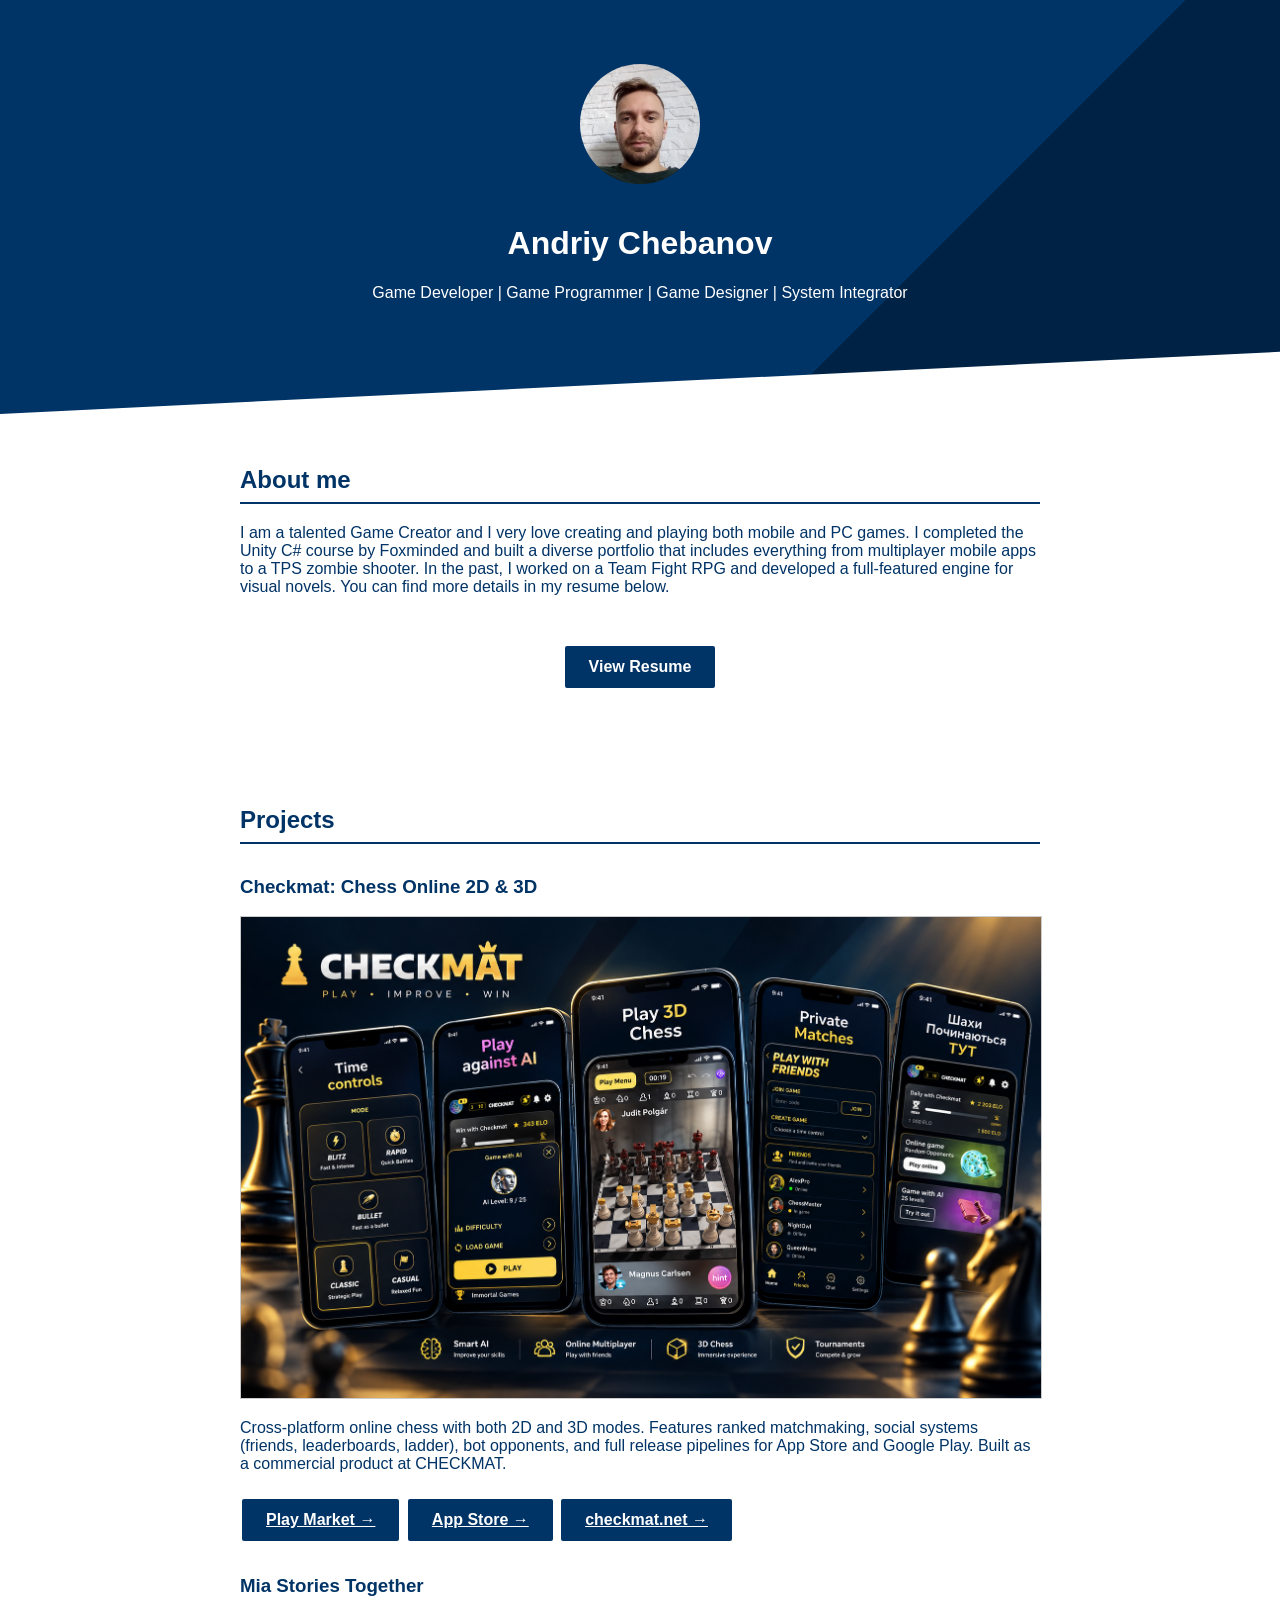
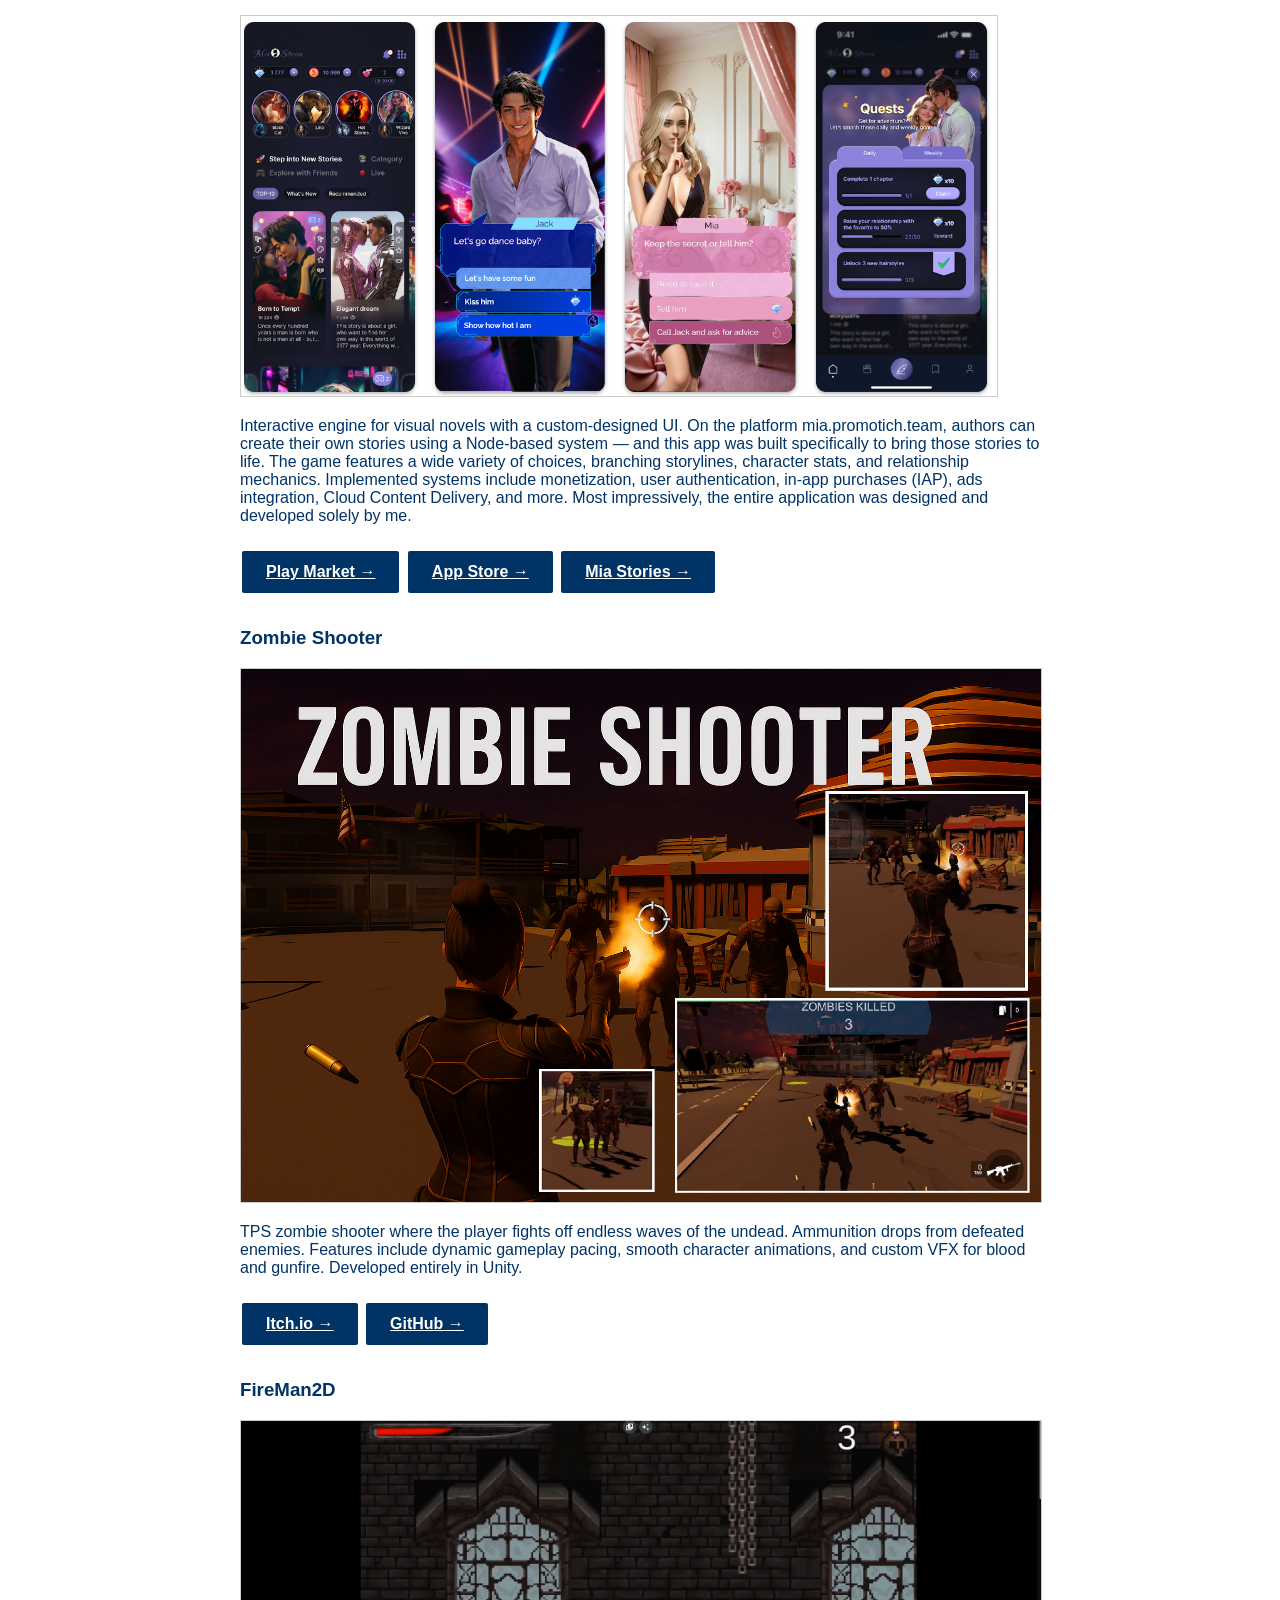
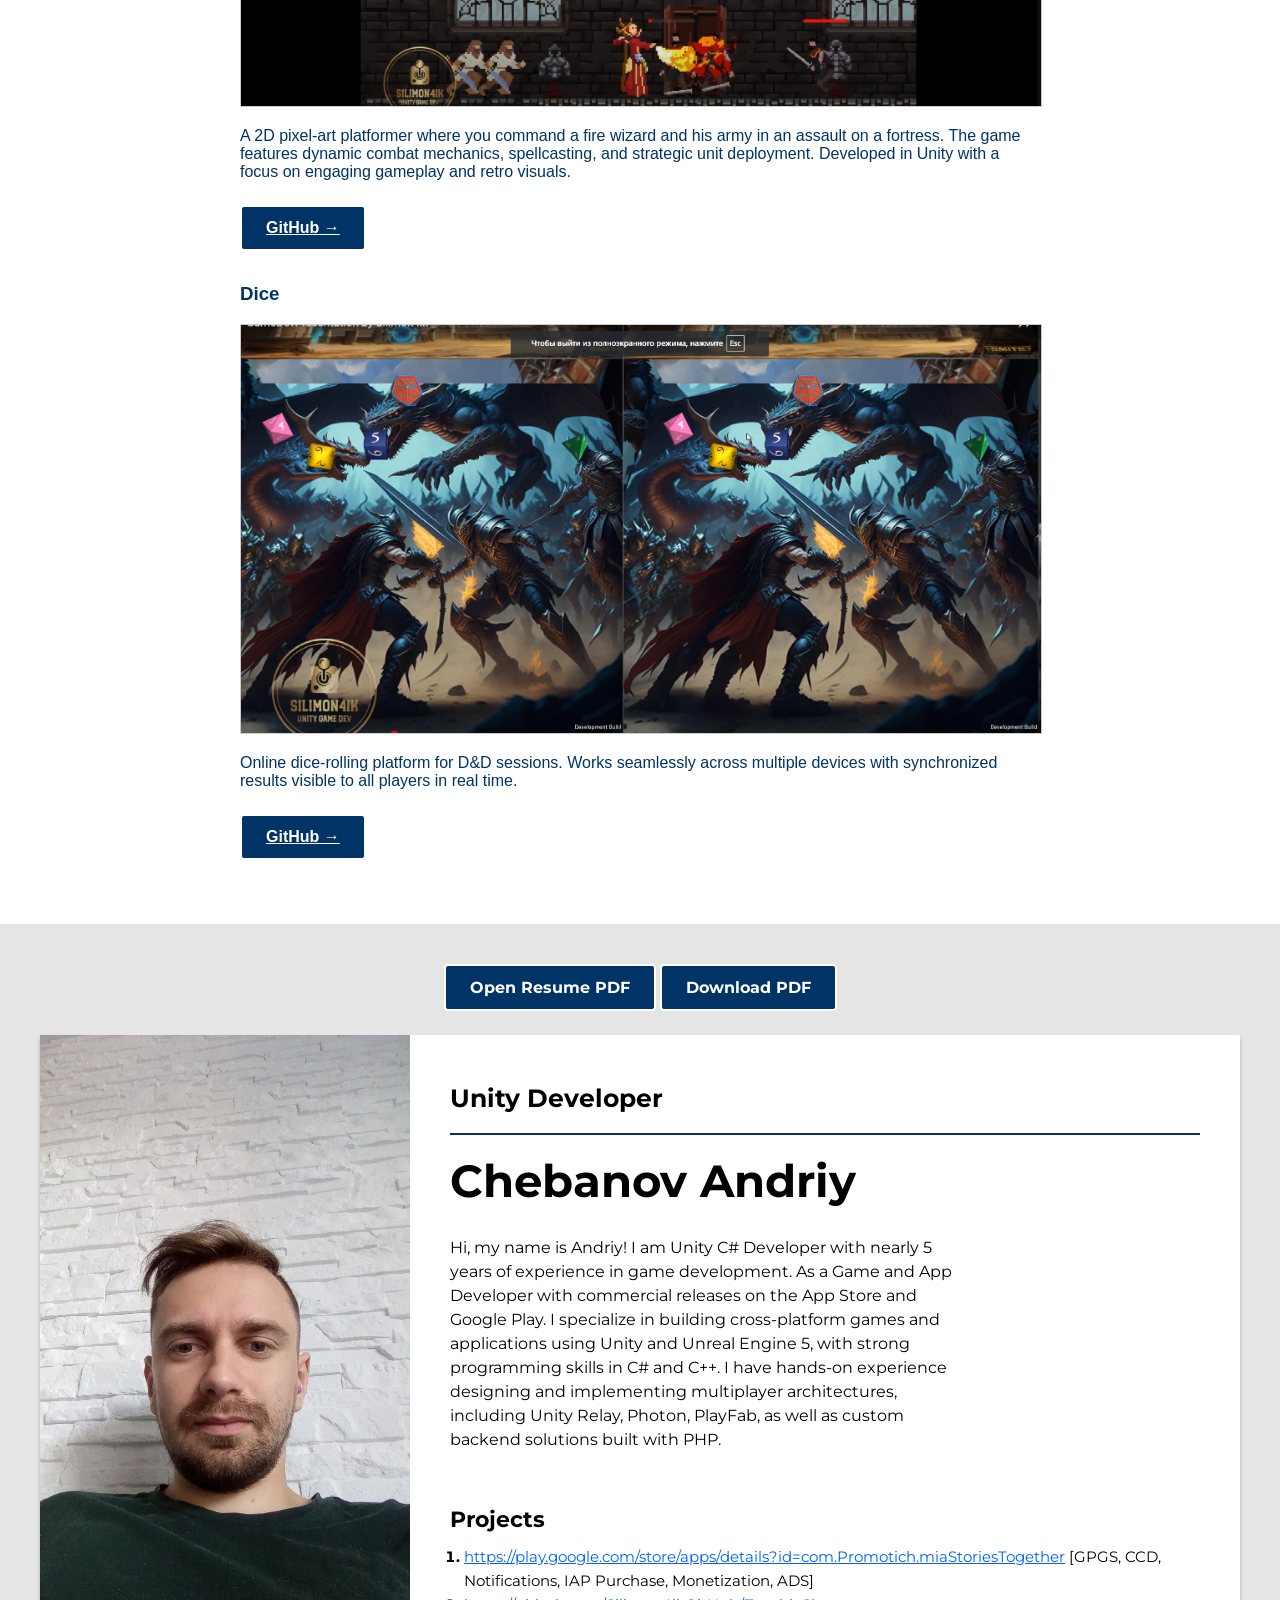
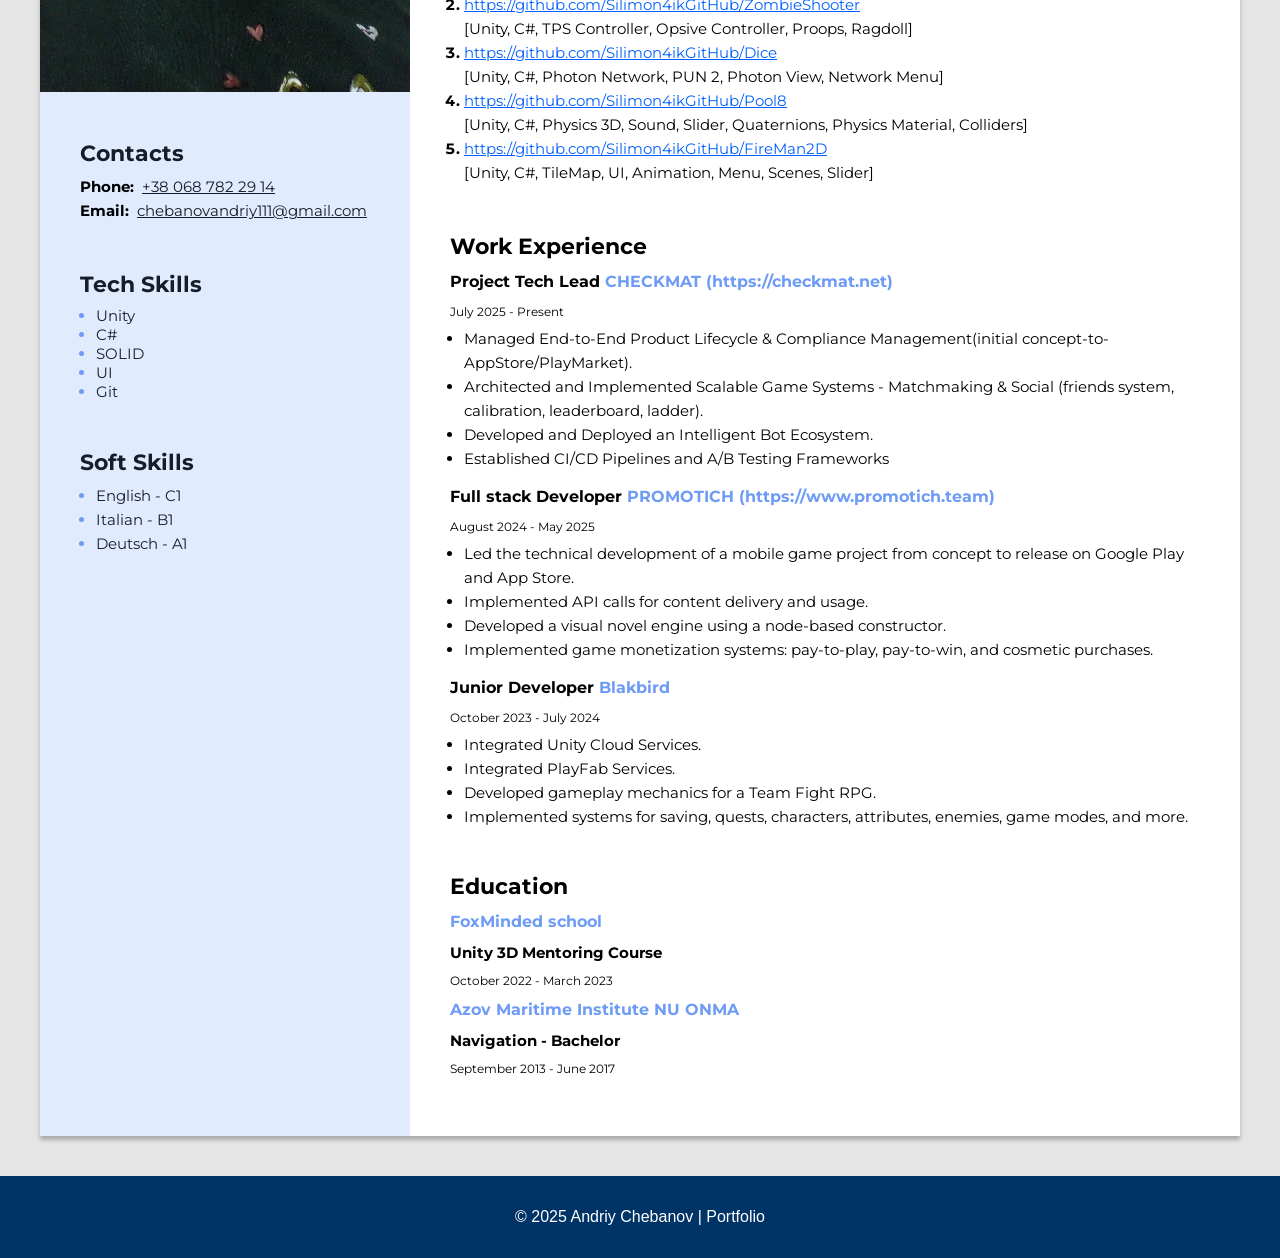
<file: index.html>
<!DOCTYPE html>
<html lang="en">
<head>
  <meta charset="UTF-8" />
  <meta name="viewport" content="width=device-width, initial-scale=1.0" />
  <title>Andriy Chebanov | Game Developer Portfolio</title>
  <meta name="description" content="Official portfolio of Andriy Chebanov — Unity C# game developer. Game projects, work experience, and resume." />
  <meta name="author" content="Andriy Chebanov" />
  <meta name="robots" content="index, follow, max-snippet:-1, max-image-preview:large" />
  <meta name="googlebot" content="index, follow" />
  <link rel="canonical" href="https://leaning.ch/" />
  <link rel="icon" type="image/png" href="./favicon.png" />
  <link rel="apple-touch-icon" href="./favicon.png" />

  <meta property="og:type" content="website" />
  <meta property="og:url" content="https://leaning.ch/" />
  <meta property="og:title" content="Andriy Chebanov | Game Developer Portfolio" />
  <meta property="og:description" content="Unity C# game developer portfolio — projects, experience, and resume." />
  <meta property="og:locale" content="en_US" />
  <meta property="og:site_name" content="Andriy Chebanov Portfolio" />

  <meta name="twitter:card" content="summary" />
  <meta name="twitter:title" content="Andriy Chebanov | Game Developer Portfolio" />
  <meta name="twitter:description" content="Unity C# game developer portfolio — projects, experience, and resume." />

  <script type="application/ld+json">
  {
    "@context": "https://schema.org",
    "@type": "Person",
    "name": "Andriy Chebanov",
    "url": "https://leaning.ch/",
    "jobTitle": "Unity Game Developer",
    "description": "Unity C# game developer portfolio with commercial App Store and Google Play releases.",
    "email": "chebanovandriy111@gmail.com",
    "sameAs": [
      "https://github.com/Silimon4ikGitHub",
      "https://silimon4ik.itch.io"
    ]
  }
  </script>

  <link rel="preconnect" href="https://fonts.googleapis.com" />
  <link rel="preconnect" href="https://fonts.gstatic.com" crossorigin />
  <link href="https://fonts.googleapis.com/css2?family=Montserrat:wght@400;700&display=swap" rel="stylesheet" />
  <link rel="stylesheet" href="./resume/css/Style.css" />

  <style>
    body {
      margin: 0;
      font-family: Arial, sans-serif;
      background: #fff;
      color: #003366;
    }
    header {
      background: linear-gradient(135deg, #003366 70%, #002244 70%);
      color: white;
      padding: 4rem 2rem 6rem;
      text-align: center;
      position: relative;
      clip-path: polygon(0 0, 100% 0, 100% 85%, 0 100%);
    }
    header img {
      border-radius: 50%;
      width: 120px;
      height: 120px;
      object-fit: cover;
      margin-bottom: 1rem;
    }
    section {
      padding: 2rem;
      max-width: 800px;
      margin: 0 auto;
    }
    h2 {
      border-bottom: 2px solid #003366;
      padding-bottom: 0.5rem;
    }
    .project {
      margin: 2rem 0;
    }
    .project img {
      max-width: 100%;
      border: 1px solid #ccc;
    }
    .project a {
      display: inline-block;
      margin-top: 0.5rem;
      color: #003366;
      text-decoration: underline;
    }
    footer {
      background: #003366;
      color: white;
      text-align: center;
      padding: 1rem;
      margin-top: 0;
    }
    .resume-button {
      display: inline-block;
      padding: 0.75rem 1.5rem;
      border: 2px solid white;
      color: white !important;
      background: #003366;
      text-decoration: none;
      font-weight: bold;
      border-radius: 4px;
      transition: background 0.3s, transform 0.3s;
    }

    .resume-button:hover {
      background: #0055aa;
      transform: scale(1.05);
    }
  </style>
</head>
<body>
  <header>
    <img src="photo_2023-05-16_18-48-08.jpg" alt="Andriy Chebanov">
    <h1>Andriy Chebanov</h1>
    <p>Game Developer | Game Programmer | Game Designer | System Integrator</p>
  </header>

  <section>
    <h2>About me</h2>
    <p>I am a talented Game Creator and I very love creating and playing both mobile and PC games. I completed the Unity C# course by Foxminded and built a diverse portfolio that includes everything from multiplayer mobile apps to a TPS zombie shooter. In the past, I worked on a Team Fight RPG and developed a full-featured engine for visual novels.
You can find more details in my resume below.</p>
      <div style="text-align: center; padding: 2rem;">
    <a href="./resume.html" class="resume-button">View Resume</a>
  </div>
  </section>

  <section>
    <h2>Projects</h2>

    <div class="project">
      <h3>Checkmat: Chess Online 2D &amp; 3D</h3>
      <img src="Checkmat.png" alt="Checkmat: Chess Online 2D and 3D" />
      <p>Cross-platform online chess with both 2D and 3D modes. Features ranked matchmaking, social systems (friends, leaderboards, ladder), bot opponents, and full release pipelines for App Store and Google Play. Built as a commercial product at CHECKMAT.</p>
      <a href="https://play.google.com/store/apps/details?id=com.stratotacticsgames.checkmaterium2" class="resume-button" target="_blank" rel="noopener noreferrer">Play Market →</a>
      <a href="https://apps.apple.com/us/app/checkmat-chess-online-2d-3d/id6736687441" class="resume-button" target="_blank" rel="noopener noreferrer">App Store →</a>
      <a href="https://checkmat.net" class="resume-button" target="_blank" rel="noopener noreferrer">checkmat.net →</a>
    </div>

    <div class="project">
      <h3>Mia Stories Together</h3>
      <img src="744f127f-f574-48b3-aab0-032c52585d73.png" alt="Mia Stories Together" />
      <p>Interactive engine for visual novels with a custom-designed UI.
On the platform mia.promotich.team, authors can create their own stories using a Node-based system — and this app was built specifically to bring those stories to life. The game features a wide variety of choices, branching storylines, character stats, and relationship mechanics.
Implemented systems include monetization, user authentication, in-app purchases (IAP), ads integration, Cloud Content Delivery, and more.
Most impressively, the entire application was designed and developed solely by me.</p>
      <a href="https://play.google.com/store/apps/details?id=com.Promotich.miaStoriesTogether" class="resume-button" target="_blank" rel="noopener noreferrer">Play Market →</a>
      <a href="https://apps.apple.com/us/app/miastories-together/id6677000021" class="resume-button" target="_blank" rel="noopener noreferrer">App Store →</a>
      <a href="https://mia-whiskey.promotich.team/en/home" class="resume-button" target="_blank" rel="noopener noreferrer">Mia Stories →</a>
    </div>

    <div class="project">
      <h3>Zombie Shooter</h3>
      <img src="ZombieShooterCollage.png" alt="Zombie Shooter" />
      <p>TPS zombie shooter where the player fights off endless waves of the undead. Ammunition drops from defeated enemies. Features include dynamic gameplay pacing, smooth character animations, and custom VFX for blood and gunfire. Developed entirely in Unity.</p>
      <a href="https://silimon4ik.itch.io/zombie-shooter" class="resume-button" target="_blank" rel="noopener noreferrer">Itch.io →</a>
      <a href="https://github.com/Silimon4ikGitHub/ZombieShooter" class="resume-button" target="_blank" rel="noopener noreferrer">GitHub →</a>
    </div>

    <div class="project">
      <h3>FireMan2D</h3>
      <img src="439680f8-4129-40ce-8033-98113f63ed44.png" alt="FireMan2D" />
      <p>A 2D pixel-art platformer where you command a fire wizard and his army in an assault on a fortress. The game features dynamic combat mechanics, spellcasting, and strategic unit deployment. Developed in Unity with a focus on engaging gameplay and retro visuals.</p>
      <a href="https://github.com/Silimon4ikGitHub/FireMan2D" class="resume-button" target="_blank" rel="noopener noreferrer">GitHub →</a>
    </div>

    <div class="project">
      <h3>Dice</h3>
      <img src="2b1b10b9-b6f3-4e5a-9d9f-d0878de27c22.png" alt="Dice" />
      <p>Online dice-rolling platform for D&D sessions. Works seamlessly across multiple devices with synchronized results visible to all players in real time.</p>
      <a href="https://github.com/Silimon4ikGitHub/Dice" class="resume-button" target="_blank" rel="noopener noreferrer">GitHub →</a>
    </div>
  </section>

  <section id="resume" aria-label="Resume">
    <div style="text-align: center; padding: 0 0 1.5rem;">
      <a href="./resume.html" class="resume-button">Open Resume PDF</a>
      <a href="./Andriy-Chebanov-CV-GameDev.pdf" class="resume-button" download="Andriy Chebanov - CV GameDev.pdf">Download PDF</a>
    </div>
    <div class="wrapper">
      <div class="main-content">
        <div class="about-me-container">
          <h2 class="my-profession">Unity Developer</h2>
          <h1 class="my-name">Chebanov Andriy</h1>
          <p class="my-description">
            Hi, my name is Andriy! I am Unity C# Developer with nearly 5 years of experience in game
            development. As a Game and App Developer with commercial releases on the App
            Store and Google Play. I specialize in building cross-platform games and applications using Unity and
            Unreal Engine 5, with strong programming skills in C# and C++. I have hands-on
            experience designing and implementing multiplayer architectures, including
            Unity Relay, Photon, PlayFab, as well as custom backend solutions built with
            PHP.
          </p>
        </div>

        <div class="projects-container">
          <h3 class="main-content-title">Projects</h3>
          <ol class="projcet-list">
            <li class="project-item">
              <a href="https://play.google.com/store/apps/details?id=com.Promotich.miaStoriesTogether" class="porject-item-link"
                >https://play.google.com/store/apps/details?id=com.Promotich.miaStoriesTogether</a>
              <span class="project-item-text">
                [GPGS, CCD, Notifications, IAP Purchase, Monetization, ADS]
              </span>
            </li>
            <li class="project-item">
              <a href="https://github.com/Silimon4ikGitHub/ZombieShooter" class="porject-item-link"
                >https://github.com/Silimon4ikGitHub/ZombieShooter</a><br>
              <span class="project-item-text">
               [Unity, C#, TPS Controller, Opsive Controller, Proops, Ragdoll]
              </span>
            </li>
            <li class="project-item">
              <a href="https://github.com/Silimon4ikGitHub/Dice" class="porject-item-link"
                >https://github.com/Silimon4ikGitHub/Dice</a><br>
              <span class="project-item-text">
                [Unity, C#, Photon Network, PUN 2, Photon View, Network Menu]
              </span>
            </li>
            <li class="project-item">
              <a href="https://github.com/Silimon4ikGitHub/Pool8" class="porject-item-link"
                >https://github.com/Silimon4ikGitHub/Pool8</a><br>
              <span class="project-item-text">
                [Unity, C#, Physics 3D, Sound, Slider, Quaternions, Physics Material, Colliders]
              </span>
            </li>
            <li class="project-item">
              <a href="https://github.com/Silimon4ikGitHub/FireMan2D" class="porject-item-link"
                >https://github.com/Silimon4ikGitHub/FireMan2D</a><br>
              <span class="project-item-text">
                [Unity, C#, TileMap, UI, Animation, Menu, Scenes, Slider]
              </span>
            </li>
          </ol>
        </div>

        <div class="work-experiance-container">
          <h3 class="main-content-title">Work Experience</h3>

          <div class="work-expereance-place">
            <h4 class="work-experiance-position">
              Project Tech Lead <span class="company">CHECKMAT (https://checkmat.net)</span>
            </h4>
            <p class="work-preiaod">July 2025 - Present</p>
            <ul class="work-duties-list">
              <li class="work-dudies">
                Managed End-to-End Product Lifecycle &amp; Compliance Management(initial concept-to-AppStore/PlayMarket).
              </li>
              <li class="work-dudies">
                Architected and Implemented Scalable Game Systems - Matchmaking &amp; Social (friends system, calibration, leaderboard, ladder).
              </li>
              <li class="work-dudies">
                Developed and Deployed an Intelligent Bot Ecosystem.
              </li>
              <li class="work-dudies">
                Established CI/CD Pipelines and A/B Testing Frameworks
              </li>
            </ul>
          </div>

          <div class="work-expereance-place">
            <h4 class="work-experiance-position">
              Full stack Developer <span class="company">PROMOTICH (https://www.promotich.team)</span>
            </h4>
            <p class="work-preiaod">August 2024 - May 2025</p>
            <ul class="work-duties-list">
              <li class="work-dudies">
                Led the technical development of a mobile game project from concept to release on Google Play and App Store.
              </li>
              <li class="work-dudies">
                Implemented API calls for content delivery and usage.
              </li>
              <li class="work-dudies">
                Developed a visual novel engine using a node-based constructor.
              </li>
              <li class="work-dudies">
                Implemented game monetization systems: pay-to-play, pay-to-win, and cosmetic purchases.
              </li>
            </ul>
          </div>

          <div class="work-expereance-place">
            <h4 class="work-experiance-position">
              Junior Developer <span class="company">Blakbird</span>
            </h4>
            <p class="work-preiaod">October 2023 - July 2024</p>
            <ul class="work-duties-list">
              <li class="work-dudies">
                Integrated Unity Cloud Services.
              </li>
              <li class="work-dudies">
                Integrated PlayFab Services.
              </li>
              <li class="work-dudies">
                Developed gameplay mechanics for a Team Fight RPG.
              </li>
              <li class="work-dudies">
                Implemented systems for saving, quests, characters, attributes, enemies, game modes, and more.
              </li>
            </ul>
          </div>
        </div>

        <div class="education-container">
          <h3 class="main-content-title">Education</h3>
          <h4 class="education-item">FoxMinded school</h4>
          <h5 class="education-type">Unity 3D Mentoring Course</h5>
          <p class="education-period">October 2022 - March 2023</p>
          <h4 class="education-item">Azov Maritime Institute NU ONMA</h4>
          <h5 class="education-type">Navigation - Bachelor</h5>
          <p class="education-period">September 2013 - June 2017</p>
        </div>
      </div>

      <aside class="sidebar">
        <img
          src="./resume/png/myPhoto.png"
          alt="Andriy Chebanov"
          class="my-photo"
        />

        <div class="contacts-container">
          <h3 class="sidebar-title">Contacts</h3>
          <p class="contacts-item">
            <span class="contacts-type">Phone: </span>
            <a href="tel:+380687822914" class="contacts-number">+38 068 782 29 14</a>
          </p>
          <p class="contacts-item">
            <span class="contacts-type">Email: </span>
            <a href="mailto:chebanovandriy111@gmail.com" class="contacts-email">chebanovandriy111@gmail.com</a>
          </p>
        </div>

        <div class="tech-skills-container">
          <h3 class="sidebar-title">Tech Skills</h3>
          <ul class="skills-list">
            <li class="skills-list-item"><span class="skills-list-text">Unity</span></li>
            <li class="skills-list-item"><span class="skills-list-text">C#</span></li>
            <li class="skills-list-item"><span class="skills-list-text">SOLID</span></li>
            <li class="skills-list-item"><span class="skills-list-text">UI</span></li>
            <li class="skills-list-item"><span class="skills-list-text">Git</span></li>
          </ul>
        </div>

        <div class="soft-skills-container">
          <h3 class="soft-skills-title">Soft Skills</h3>
          <ul class="soft-skills-list">
            <li class="soft-skills-list-item"><span class="soft-skills-list-text">English - C1</span></li>
            <li class="soft-skills-list-item"><span class="soft-skills-list-text">Italian - B1</span></li>
            <li class="soft-skills-list-item"><span class="soft-skills-list-text">Deutsch - A1</span></li>
          </ul>
        </div>
      </aside>
    </div>
  </section>

  <footer>
    <p>© 2025 Andriy Chebanov | Portfolio</p>
  </footer>
</body>
</html>
</file>
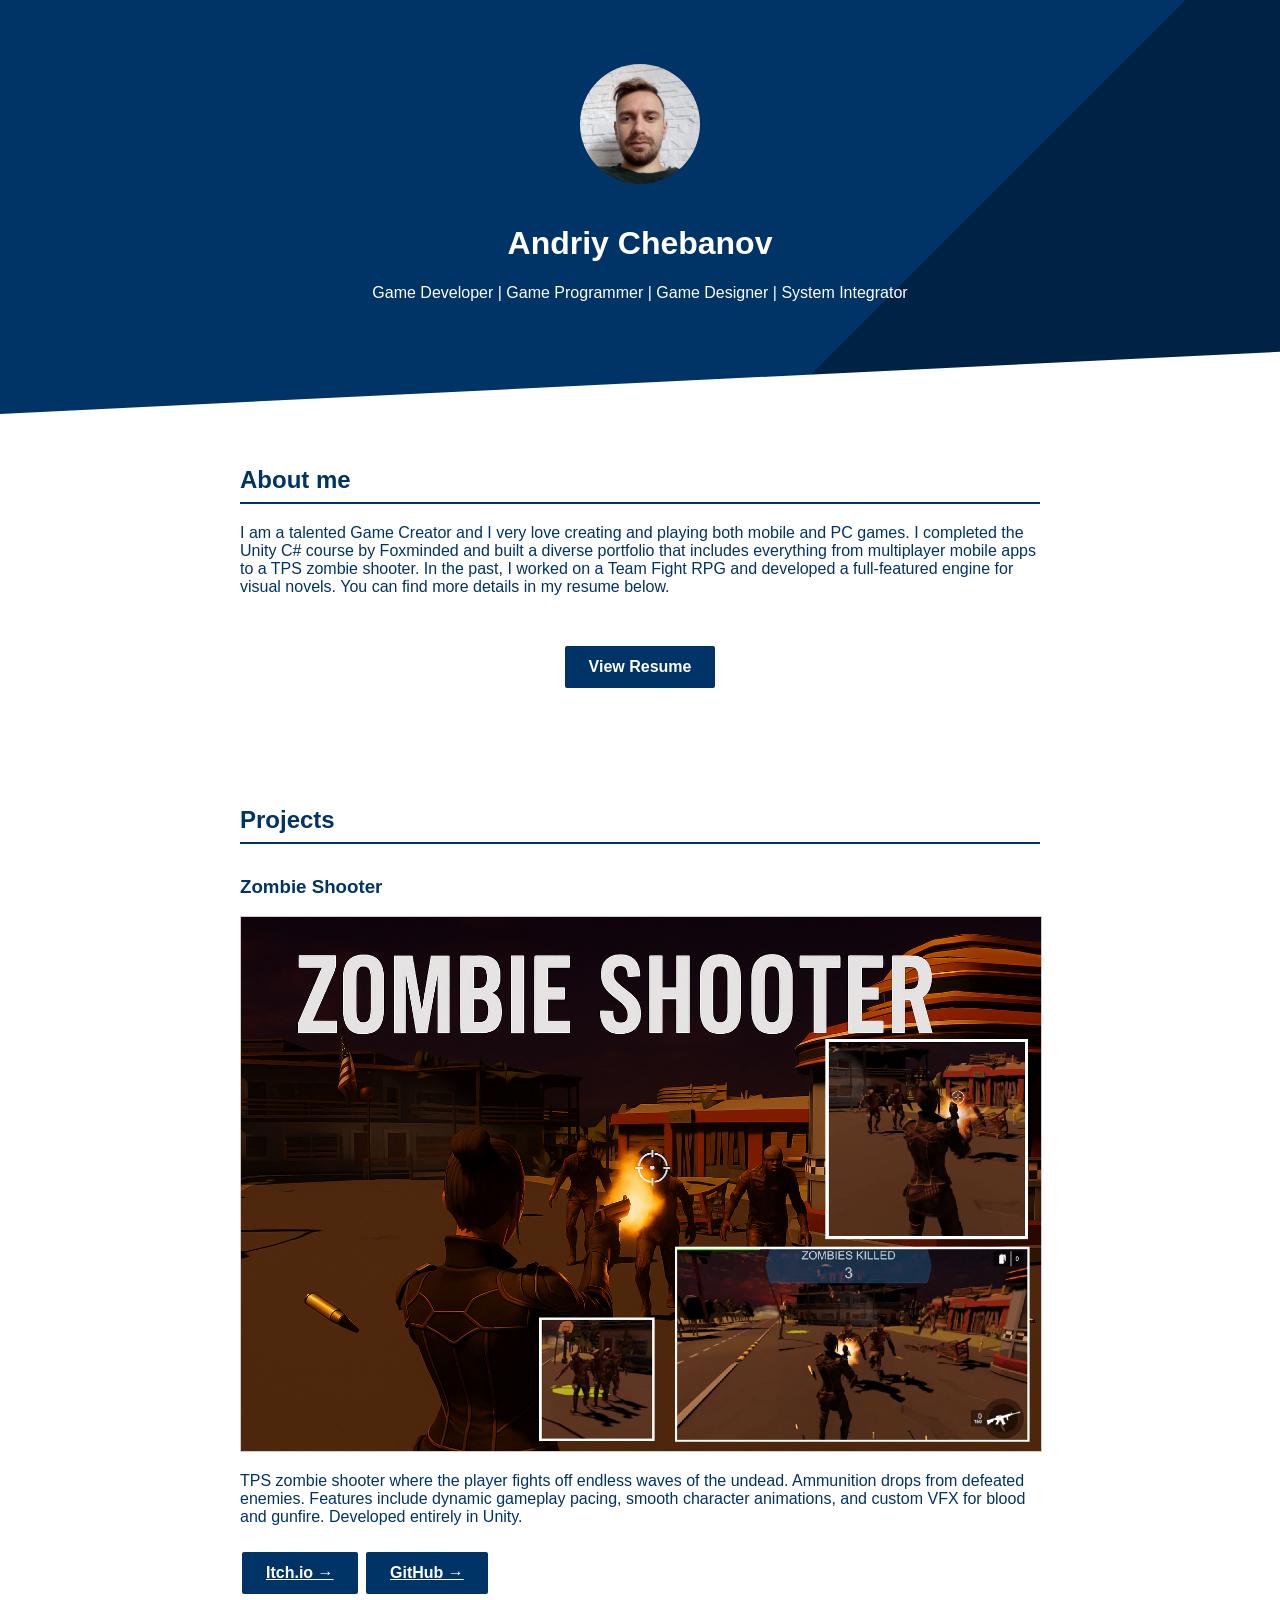
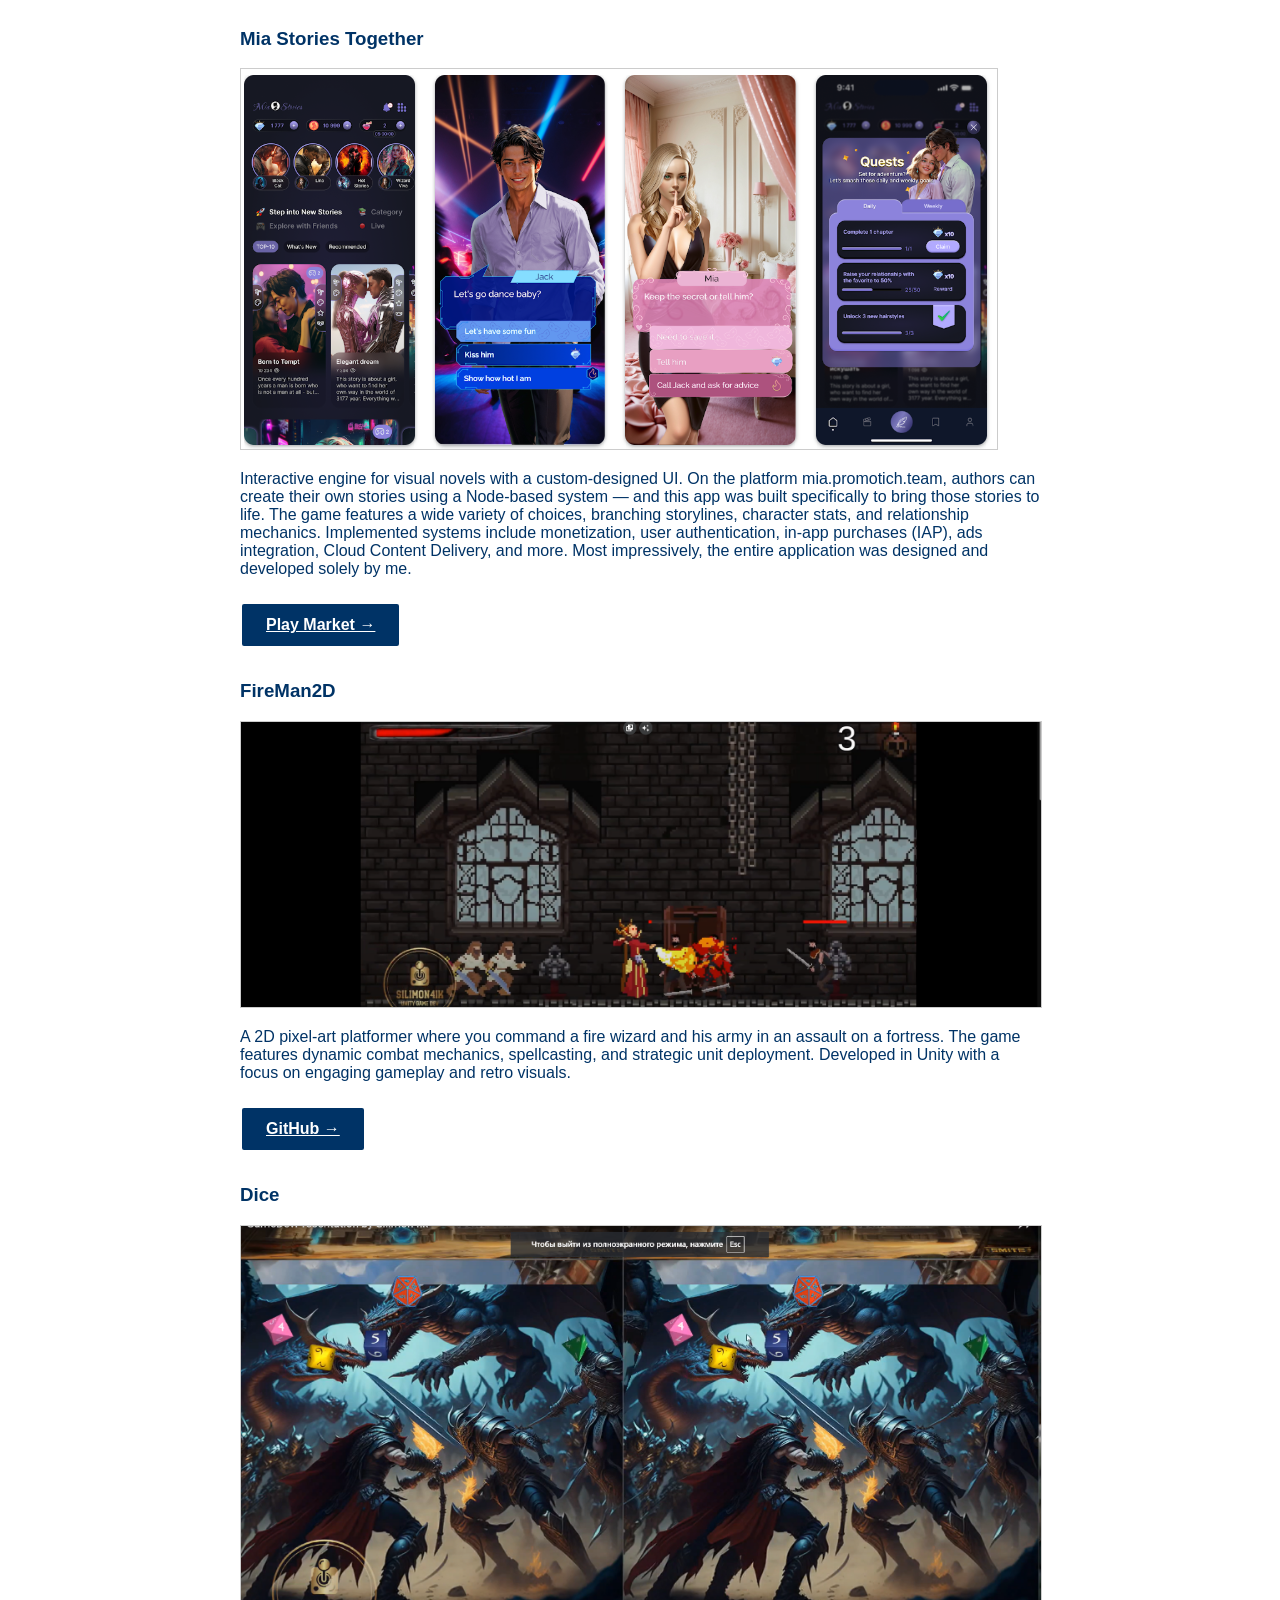
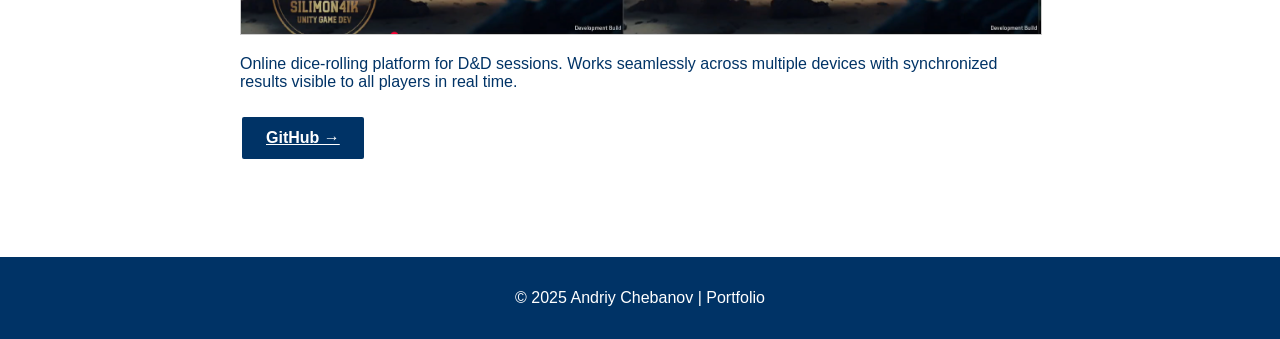
<file: root/Portfolio Project/index.html>
<!DOCTYPE html>
<html lang="en">
<head>
  <meta charset="UTF-8" />
  <meta name="viewport" content="width=device-width, initial-scale=1.0" />
  <title>Andriy Chebanov | Portfolio</title>
  
  <style>
    body {
      margin: 0;
      font-family: Arial, sans-serif;
      background: #fff;
      color: #003366;
    }
    header {
      background: linear-gradient(135deg, #003366 70%, #002244 70%);
      color: white;
      padding: 4rem 2rem 6rem;
      text-align: center;
      position: relative;
      clip-path: polygon(0 0, 100% 0, 100% 85%, 0 100%);
    }
    header img {
      border-radius: 50%;
      width: 120px;
      height: 120px;
      object-fit: cover;
      margin-bottom: 1rem;
    }
    section {
      padding: 2rem;
      max-width: 800px;
      margin: 0 auto;
    }
    h2 {
      border-bottom: 2px solid #003366;
      padding-bottom: 0.5rem;
    }
    .project {
      margin: 2rem 0;
    }
    .project img {
      max-width: 100%;
      border: 1px solid #ccc;
    }
    .project a {
      display: inline-block;
      margin-top: 0.5rem;
      color: #003366;
      text-decoration: underline;
    }
    footer {
      background: #003366;
      color: white;
      text-align: center;
      padding: 1rem;
      margin-top: 2rem;
    }
        .resume-button {
      display: inline-block;
      padding: 0.75rem 1.5rem;
      border: 2px solid white;
      color: white !important;
      background: #003366;
      text-decoration: none;
      font-weight: bold;
      border-radius: 4px;
      transition: background 0.3s, transform 0.3s;
    }

    .resume-button:hover {
      background: #0055aa;
      transform: scale(1.05);
    }

    footer {
      background: #003366;
      color: white;
      text-align: center;
      padding: 1rem;
      margin-top: 2rem;
    }
  </style>
</head>
<body>
  <header>
    <img src="photo_2023-05-16_18-48-08.jpg" alt="Andriy Chebanov">
    <h1>Andriy Chebanov</h1>
    <p>Game Developer | Game Programmer | Game Designer | System Integrator</p>
  </header>

  <section>
    <h2>About me</h2>
    <p>I am a talented Game Creator and I very love creating and playing both mobile and PC games. I completed the Unity C# course by Foxminded and built a diverse portfolio that includes everything from multiplayer mobile apps to a TPS zombie shooter. In the past, I worked on a Team Fight RPG and developed a full-featured engine for visual novels.
You can find more details in my resume below.</p>
      <div style="text-align: center; padding: 2rem;">
    <a href="https://delightful-mandazi-33e1ea.netlify.app" class="resume-button" target="_blank">View Resume</a>
  </div>
  </section>

  <section>
    <h2>Projects</h2>

    <div class="project">
      <h3>Zombie Shooter</h3>
      <img src="ZombieShooterCollage.png" alt="Zombie Shooter" />
      <p>TPS zombie shooter where the player fights off endless waves of the undead. Ammunition drops from defeated enemies. Features include dynamic gameplay pacing, smooth character animations, and custom VFX for blood and gunfire. Developed entirely in Unity.</p>
      <a href="https://silimon4ik.itch.io/zombie-shooter" class="resume-button" target="_blank">Itch.io →</a>
      <a href="https://github.com/Silimon4ikGitHub/ZombieShooter" class="resume-button" target="_blank">GitHub →</a>
      
    </div>

    <div class="project">
      <h3>Mia Stories Together</h3>
      <img src="744f127f-f574-48b3-aab0-032c52585d73.png" alt="Mia Stories Together" />
      <p>Interactive engine for visual novels with a custom-designed UI.
On the platform mia.promotich.team, authors can create their own stories using a Node-based system — and this app was built specifically to bring those stories to life. The game features a wide variety of choices, branching storylines, character stats, and relationship mechanics.
Implemented systems include monetization, user authentication, in-app purchases (IAP), ads integration, Cloud Content Delivery, and more.
Most impressively, the entire application was designed and developed solely by me.</p>
      <a href="https://play.google.com/store/apps/details?id=com.Promotich.miaStoriesTogether"class="resume-button" target="_blank">Play Market →</a>
    </div>

    <div class="project">
      <h3>FireMan2D</h3>
      <img src="439680f8-4129-40ce-8033-98113f63ed44.png" alt="FireMan2D" />
      <p>A 2D pixel-art platformer where you command a fire wizard and his army in an assault on a fortress. The game features dynamic combat mechanics, spellcasting, and strategic unit deployment. Developed in Unity with a focus on engaging gameplay and retro visuals.</p>
      <a href="https://github.com/Silimon4ikGitHub/FireMan2D"class="resume-button" target="_blank">GitHub →</a>
    </div>

    <div class="project">
      <h3>Dice</h3>
      <img src="2b1b10b9-b6f3-4e5a-9d9f-d0878de27c22.png" alt="Dice" />
      <p>Online dice-rolling platform for D&D sessions. Works seamlessly across multiple devices with synchronized results visible to all players in real time.</p>
      <a href="https://github.com/Silimon4ikGitHub/Dice"class="resume-button" target="_blank">GitHub →</a>
    </div>
  </section>

  <footer>
    <p>© 2025 Andriy Chebanov | Portfolio</p>
  </footer>
</body>
</html>
</file>
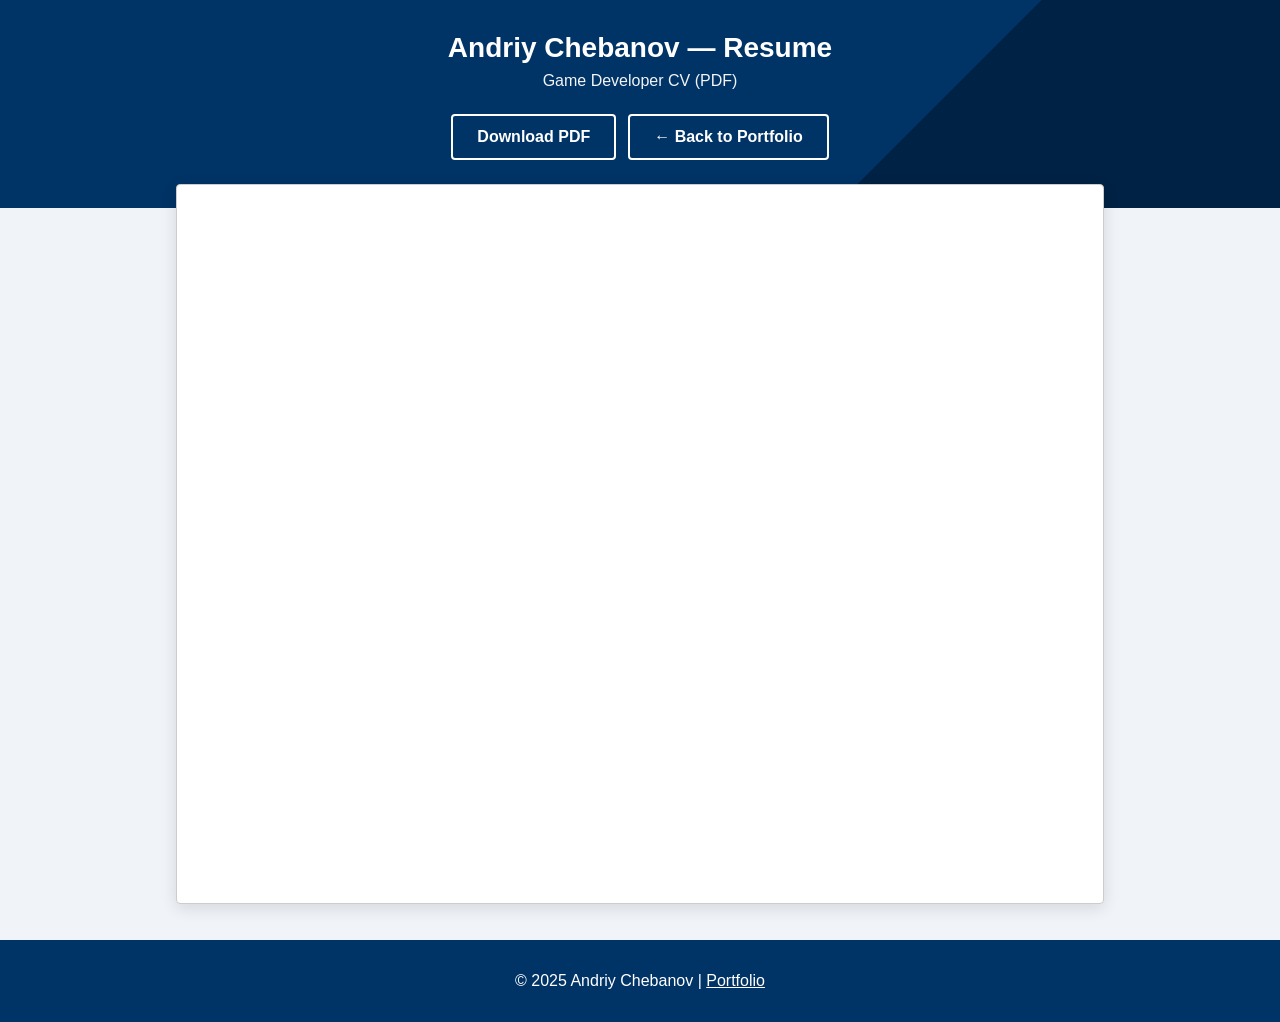
<file: resume.html>
<!DOCTYPE html>
<html lang="en">
<head>
  <meta charset="UTF-8" />
  <meta name="viewport" content="width=device-width, initial-scale=1.0" />
  <title>Resume | Andriy Chebanov</title>
  <meta name="description" content="Download the CV of Andriy Chebanov — Unity C# game developer." />
  <link rel="canonical" href="https://leaning.ch/resume.html" />
  <link rel="icon" type="image/png" href="./favicon.png" />
  <link rel="apple-touch-icon" href="./favicon.png" />
  <style>
    :root {
      --navy: #003366;
      --navy-dark: #002244;
      --navy-hover: #0055aa;
    }
    * { box-sizing: border-box; }
    body {
      margin: 0;
      font-family: Arial, sans-serif;
      background: #f0f4f8;
      color: var(--navy);
      min-height: 100vh;
      display: flex;
      flex-direction: column;
    }
    header {
      background: linear-gradient(135deg, var(--navy) 70%, var(--navy-dark) 70%);
      color: white;
      padding: 2rem 1.5rem 3rem;
      text-align: center;
    }
    header h1 {
      margin: 0 0 0.5rem;
      font-size: 1.75rem;
    }
    header p {
      margin: 0 0 1.5rem;
      opacity: 0.95;
    }
    .actions {
      display: flex;
      flex-wrap: wrap;
      gap: 0.75rem;
      justify-content: center;
    }
    .btn {
      display: inline-block;
      padding: 0.75rem 1.5rem;
      border: 2px solid white;
      color: white !important;
      background: var(--navy);
      text-decoration: none;
      font-weight: bold;
      border-radius: 4px;
      transition: background 0.3s, transform 0.3s;
    }
    .btn:hover {
      background: var(--navy-hover);
      transform: scale(1.05);
    }
    .btn-secondary {
      background: transparent;
    }
    main {
      flex: 1;
      width: 100%;
      max-width: 960px;
      margin: -1.5rem auto 2rem;
      padding: 0 1rem;
    }
    .pdf-frame {
      width: 100%;
      height: min(80vh, 1100px);
      border: 1px solid #ccc;
      border-radius: 4px;
      background: #fff;
      box-shadow: 0 4px 16px rgba(0, 0, 0, 0.12);
    }
    .mobile-note {
      display: none;
      text-align: center;
      padding: 2rem 1rem;
      background: #fff;
      border-radius: 4px;
      box-shadow: 0 4px 16px rgba(0, 0, 0, 0.08);
    }
    footer {
      background: var(--navy);
      color: white;
      text-align: center;
      padding: 1rem;
    }
    footer a {
      color: white;
    }
    @media (max-width: 700px) {
      .pdf-frame { display: none; }
      .mobile-note { display: block; }
    }
  </style>
</head>
<body>
  <header>
    <h1>Andriy Chebanov — Resume</h1>
    <p>Game Developer CV (PDF)</p>
    <div class="actions">
      <a class="btn" href="./Andriy-Chebanov-CV-GameDev.pdf" download="Andriy Chebanov - CV GameDev.pdf">Download PDF</a>
      <a class="btn btn-secondary" href="./index.html">← Back to Portfolio</a>
    </div>
  </header>

  <main>
    <iframe
      class="pdf-frame"
      src="./Andriy-Chebanov-CV-GameDev.pdf"
      title="Andriy Chebanov CV"
    ></iframe>
    <div class="mobile-note">
      <p>Preview may not work on mobile. Use the download button above to open the PDF.</p>
      <p style="margin-top: 1.5rem;">
        <a class="btn" href="./Andriy-Chebanov-CV-GameDev.pdf" download="Andriy Chebanov - CV GameDev.pdf">Download PDF</a>
      </p>
    </div>
  </main>

  <footer>
    <p>© 2025 Andriy Chebanov | <a href="./index.html">Portfolio</a></p>
  </footer>
</body>
</html>
</file>
<file: resume/css/Style.css>
#resume {
  font-family: "Montserrat", sans-serif;
  background-color: #e5e5e5;
  padding: 40px 16px;
  max-width: none;
  color: #000;
  scroll-margin-top: 1rem;
}

#resume .wrapper {
  display: flex;
  flex-direction: row-reverse;
  background-color: #fff;
  width: 100%;
  max-width: 1200px;
  margin: 0 auto;
  box-shadow: 0px 4px 4px rgba(0, 0, 0, 0.25);
}

#resume .main-content {
  flex: 1;
  min-width: 0;
  padding: 48px 40px;
}

#resume .my-profession {
  padding-bottom: 20px;
  margin: 0 0 18px 0;
  font-style: normal;
  font-weight: 700;
  font-size: 25px;
  line-height: 1.2;
  color: #000000;
}

#resume .my-name {
  font-style: normal;
  font-weight: 700;
  font-size: 45px;
  line-height: 55px;
  color: #000000;
  margin: 0 0 28px 0;
}

#resume .my-description {
  max-width: 525px;
  width: 100%;
  font-family: "Montserrat", sans-serif;
  font-style: normal;
  font-weight: 400;
  font-size: 16px;
  line-height: 24px;
  color: #000000;
}

#resume .about-me-container {
  margin-bottom: 54px;
}

#resume .main-content-title {
  font-style: normal;
  font-weight: 700;
  font-size: 22px;
  line-height: 27px;
  color: #000000;
  margin: 0 0 12px 0;
  border-bottom: none;
  padding-bottom: 0;
}

#resume .projects-container {
  margin-bottom: 48px;
}

#resume .project-item {
  font-style: normal;
  font-weight: 700;
  font-size: 15px;
  line-height: 24px;
}

#resume .porject-item-link {
  font-style: normal;
  font-weight: 400;
  font-size: 15px;
  line-height: 24px;
  text-decoration-line: underline;
  color: #005fff;
  word-break: break-all;
}

#resume .project-item-text {
  font-style: normal;
  font-weight: 400;
  font-size: 15px;
  line-height: 24px;
  color: #000000;
}

#resume .projcet-list {
  margin: 0;
  padding: 0 0 0 14px;
}

#resume .work-experiance-container {
  margin-bottom: 44px;
}

#resume .work-experiance-position {
  font-style: normal;
  font-weight: 700;
  font-size: 16px;
  line-height: 20px;
  color: #000000;
  margin: 0;
}

#resume .company {
  font-style: normal;
  font-weight: 700;
  font-size: 16px;
  line-height: 20px;
  color: #6d9bf5;
}

#resume .work-expereance-place {
  margin-bottom: 16px;
}

#resume .work-preiaod {
  font-style: normal;
  font-weight: 400;
  font-size: 12px;
  line-height: 15px;
  color: #000000;
  margin: 12px 0 8px 0;
}

#resume .work-dudies {
  font-style: normal;
  font-weight: 400;
  font-size: 15px;
  line-height: 24px;
  color: #000000;
}

#resume .work-duties-list {
  padding: 0 0 0 14px;
  margin: 0;
}

#resume .education-item {
  font-style: normal;
  font-weight: 700;
  font-size: 16px;
  line-height: 20px;
  color: #6d9bf5;
  margin: 0 0 12px 0;
}

#resume .education-type {
  font-style: normal;
  font-weight: 700;
  font-size: 15px;
  line-height: 17px;
  color: #000000;
  margin: 0 0 12px 0;
}

#resume .education-period {
  font-style: normal;
  font-weight: 400;
  font-size: 12px;
  line-height: 15px;
  color: #000000;
  margin: 0 0 12px 0;
}

#resume .sidebar {
  width: 370px;
  flex-shrink: 0;
  background: #e0ebfe;
}

#resume .my-photo {
  display: block;
  width: 100%;
  height: auto;
  margin-top: 0;
}

#resume .contacts-container,
#resume .tech-skills-container,
#resume .soft-skills-container {
  margin: 48px 40px;
}

#resume .sidebar-title {
  font-style: normal;
  font-weight: 700;
  font-size: 22px;
  line-height: 27px;
  color: #161d2a;
  margin-bottom: 8px;
  border-bottom: none;
  padding-bottom: 0;
}

#resume .contacts-type {
  font-style: normal;
  font-weight: 700;
  font-size: 15px;
  line-height: 24px;
  margin-right: 4px;
}

#resume .contacts-item {
  margin: 0;
}

#resume .contacts-number,
#resume .contacts-email {
  font-style: normal;
  font-weight: 400;
  font-size: 15px;
  line-height: 24px;
  color: #161d2a;
}

#resume .skills-list {
  margin: 0 0 0 16px;
  padding: 0;
}

#resume .skills-list-item {
  color: #6d9bf5;
}

#resume .skills-list-text {
  font-style: normal;
  font-weight: 400;
  font-size: 15px;
  color: #161d2a;
}

#resume .soft-skills-title {
  margin-bottom: 8px;
  font-style: normal;
  font-weight: 700;
  font-size: 22px;
  line-height: 27px;
  color: #161d2a;
}

#resume .soft-skills-list {
  margin: 0 0 0 16px;
  padding: 0;
}

#resume .soft-skills-list-item {
  font-style: normal;
  font-weight: 700;
  font-size: 15px;
  line-height: 24px;
  color: #6d9bf5;
}

#resume .soft-skills-list-text {
  font-style: normal;
  font-weight: 400;
  font-size: 15px;
  line-height: 24px;
  color: #161d2a;
}

@media (max-width: 900px) {
  #resume {
    padding: 24px 12px;
  }

  #resume .wrapper {
    flex-direction: column;
  }

  #resume .sidebar {
    width: 100%;
  }

  #resume .main-content {
    padding: 32px 20px;
  }

  #resume .my-name {
    font-size: 32px;
    line-height: 1.2;
  }
}
</file>
